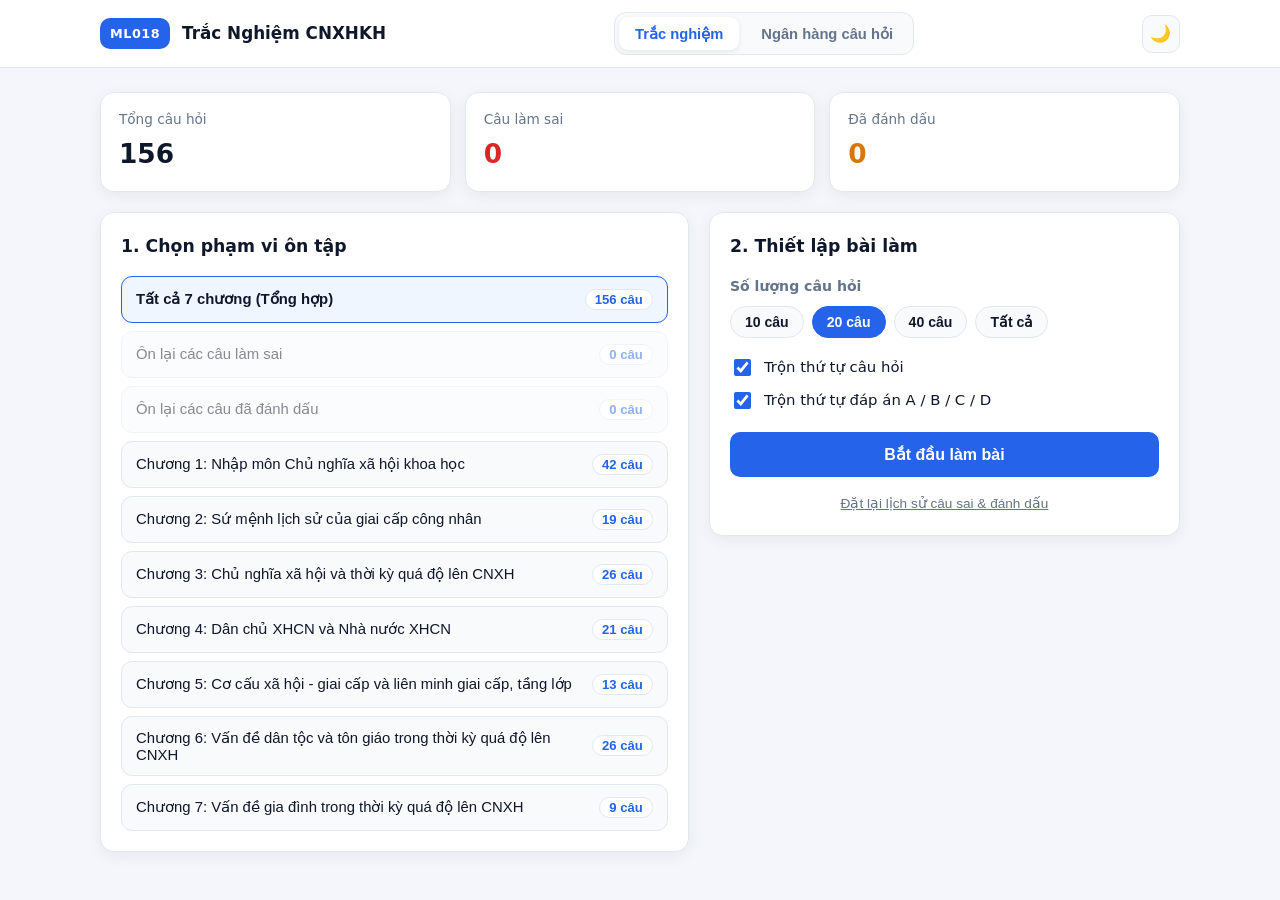
<file: index.html>
<!DOCTYPE html>
<html lang="vi">
<head>
  <meta charset="UTF-8" />
  <meta http-equiv="refresh" content="0; url=quiz-web/" />
  <title>Ôn Tập Trắc Nghiệm CNXHKH</title>
  <script>window.location.replace("quiz-web/");</script>
</head>
<body>
  <p>Đang chuyển hướng đến <a href="quiz-web/">Trắc Nghiệm CNXHKH</a>...</p>
</body>
</html>
</file>
<file: quiz-web/styles.css>
:root {
  --bg: #f4f6fb;
  --surface: #ffffff;
  --surface-2: #f8fafc;
  --border: #e2e8f0;
  --text: #0f172a;
  --muted: #64748b;
  --primary: #2563eb;
  --primary-hover: #1d4ed8;
  --primary-soft: #eff6ff;
  --success: #16a34a;
  --success-soft: #dcfce7;
  --danger: #dc2626;
  --danger-soft: #fee2e2;
  --warn: #d97706;
  --warn-soft: #fef3c7;
  --shadow: 0 4px 16px rgba(15, 23, 42, 0.06);
  --radius: 14px;
}

[data-theme="dark"] {
  --bg: #0b1120;
  --surface: #111827;
  --surface-2: #1e293b;
  --border: #273449;
  --text: #f1f5f9;
  --muted: #94a3b8;
  --primary: #3b82f6;
  --primary-hover: #60a5fa;
  --primary-soft: rgba(59, 130, 246, 0.16);
  --success: #22c55e;
  --success-soft: rgba(34, 197, 94, 0.16);
  --danger: #f87171;
  --danger-soft: rgba(248, 113, 113, 0.16);
  --warn: #fbbf24;
  --warn-soft: rgba(251, 191, 36, 0.16);
  --shadow: 0 6px 20px rgba(0, 0, 0, 0.35);
}

* {
  box-sizing: border-box;
}

body {
  margin: 0;
  font-family: "Segoe UI", system-ui, -apple-system, Roboto, Helvetica, Arial, sans-serif;
  background: var(--bg);
  color: var(--text);
  line-height: 1.55;
  min-height: 100vh;
}

.hidden {
  display: none !important;
}

.muted {
  color: var(--muted);
  font-size: 0.9rem;
}

/* Topbar */
.topbar {
  position: sticky;
  top: 0;
  z-index: 30;
  background: var(--surface);
  border-bottom: 1px solid var(--border);
  backdrop-filter: blur(8px);
}

.topbar-inner {
  max-width: 1120px;
  margin: 0 auto;
  padding: 12px 20px;
  display: flex;
  align-items: center;
  justify-content: space-between;
  gap: 16px;
  flex-wrap: wrap;
}

.brand {
  display: flex;
  align-items: center;
  gap: 12px;
  cursor: pointer;
}

.brand-badge {
  background: var(--primary);
  color: #fff;
  font-weight: 700;
  font-size: 0.8rem;
  padding: 6px 10px;
  border-radius: 10px;
  letter-spacing: 0.5px;
}

.brand-title {
  font-weight: 700;
  font-size: 1.05rem;
}

.brand-sub {
  font-size: 0.8rem;
  color: var(--muted);
}

.nav-tabs {
  display: flex;
  gap: 6px;
  background: var(--surface-2);
  padding: 4px;
  border-radius: 12px;
  border: 1px solid var(--border);
}

.nav-tab {
  border: none;
  background: transparent;
  color: var(--muted);
  padding: 8px 16px;
  border-radius: 9px;
  font-weight: 600;
  font-size: 0.92rem;
  cursor: pointer;
  transition: all 0.15s ease;
}

.nav-tab:hover {
  color: var(--text);
}

.nav-tab.active {
  background: var(--surface);
  color: var(--primary);
  box-shadow: 0 2px 6px rgba(15, 23, 42, 0.08);
}

.icon-btn {
  width: 38px;
  height: 38px;
  border-radius: 10px;
  border: 1px solid var(--border);
  background: var(--surface-2);
  cursor: pointer;
  font-size: 1.05rem;
  display: grid;
  place-items: center;
}

.icon-btn:hover {
  border-color: var(--primary);
}

/* Container & Cards */
.container {
  max-width: 1120px;
  margin: 24px auto 48px;
  padding: 0 20px;
}

.view {
  display: none;
}

.view.active {
  display: block;
}

.card {
  background: var(--surface);
  border: 1px solid var(--border);
  border-radius: var(--radius);
  padding: 20px;
  box-shadow: var(--shadow);
}

.card-title {
  margin: 0 0 16px;
  font-size: 1.08rem;
}

/* Stats */
.stats-grid {
  display: grid;
  grid-template-columns: repeat(3, 1fr);
  gap: 14px;
  margin-bottom: 20px;
}

.stat-card {
  background: var(--surface);
  border: 1px solid var(--border);
  border-radius: var(--radius);
  padding: 16px 18px;
  box-shadow: var(--shadow);
}

.stat-label {
  font-size: 0.85rem;
  color: var(--muted);
}

.stat-value {
  font-size: 1.65rem;
  font-weight: 800;
  margin-top: 4px;
}

.stat-success .stat-value { color: var(--success); }
.stat-danger .stat-value { color: var(--danger); }
.stat-warn .stat-value { color: var(--warn); }

/* Setup */
.setup-grid {
  display: grid;
  grid-template-columns: 1.25fr 1fr;
  gap: 20px;
  align-items: start;
}

.chapter-list {
  display: flex;
  flex-direction: column;
  gap: 8px;
}

.chapter-item {
  display: flex;
  align-items: center;
  justify-content: space-between;
  gap: 12px;
  width: 100%;
  text-align: left;
  padding: 12px 14px;
  border-radius: 11px;
  border: 1.5px solid var(--border);
  background: var(--surface-2);
  color: var(--text);
  cursor: pointer;
  transition: all 0.15s ease;
  font-size: 0.93rem;
}

.chapter-item:hover {
  border-color: var(--primary);
}

.chapter-item.active {
  border-color: var(--primary);
  background: var(--primary-soft);
  font-weight: 600;
}

.chapter-item.disabled {
  opacity: 0.5;
  cursor: not-allowed;
}

.chapter-count {
  font-size: 0.82rem;
  font-weight: 700;
  color: var(--primary);
  background: var(--surface);
  border: 1px solid var(--border);
  padding: 2px 9px;
  border-radius: 999px;
  white-space: nowrap;
}

/* Controls */
.form-group {
  margin-bottom: 18px;
}

.form-label {
  display: block;
  font-size: 0.88rem;
  font-weight: 600;
  color: var(--muted);
  margin-bottom: 8px;
}

.segmented {
  display: grid;
  grid-template-columns: 1fr 1fr;
  gap: 10px;
}

.seg-btn {
  padding: 12px;
  border-radius: 11px;
  border: 1.5px solid var(--border);
  background: var(--surface-2);
  color: var(--text);
  cursor: pointer;
  text-align: left;
  display: flex;
  flex-direction: column;
  gap: 2px;
}

.seg-btn span {
  font-size: 0.8rem;
  color: var(--muted);
}

.seg-btn.active {
  border-color: var(--primary);
  background: var(--primary-soft);
}

.pill-group {
  display: flex;
  flex-wrap: wrap;
  gap: 8px;
}

.pill {
  padding: 7px 14px;
  border-radius: 999px;
  border: 1.5px solid var(--border);
  background: var(--surface-2);
  color: var(--text);
  font-size: 0.88rem;
  font-weight: 600;
  cursor: pointer;
}

.pill.active {
  background: var(--primary);
  border-color: var(--primary);
  color: #fff;
}

.switches {
  display: flex;
  flex-direction: column;
  gap: 10px;
}

.switch-row {
  display: flex;
  align-items: center;
  gap: 10px;
  cursor: pointer;
  font-size: 0.93rem;
}

.switch-row input {
  width: 17px;
  height: 17px;
  accent-color: var(--primary);
}

.setup-actions {
  display: flex;
  flex-direction: column;
  gap: 10px;
  margin-top: 20px;
}

.reset-row {
  margin-top: 14px;
  text-align: center;
}

.link-btn {
  background: none;
  border: none;
  color: var(--muted);
  font-size: 0.85rem;
  cursor: pointer;
  text-decoration: underline;
}

.link-btn:hover {
  color: var(--danger);
}

/* Buttons */
.btn {
  border: none;
  border-radius: 10px;
  padding: 10px 18px;
  font-weight: 600;
  font-size: 0.94rem;
  cursor: pointer;
  transition: all 0.15s ease;
  display: inline-flex;
  align-items: center;
  justify-content: center;
  gap: 6px;
}

.btn-lg {
  padding: 13px 20px;
  font-size: 1rem;
}

.btn-sm {
  padding: 7px 13px;
  font-size: 0.86rem;
}

.btn-primary {
  background: var(--primary);
  color: #fff;
}

.btn-primary:hover {
  background: var(--primary-hover);
}

.btn-outline {
  background: transparent;
  color: var(--text);
  border: 1.5px solid var(--border);
}

.btn-outline:hover {
  border-color: var(--primary);
  color: var(--primary);
}

.btn-ghost {
  background: var(--surface-2);
  color: var(--text);
  border: 1px solid var(--border);
}

.btn-ghost:hover {
  border-color: var(--primary);
}

.btn-success-soft {
  background: var(--success-soft);
  color: var(--success);
}

.btn-danger-soft {
  background: var(--danger-soft);
  color: var(--danger);
}

/* Badges */
.badge {
  display: inline-flex;
  align-items: center;
  padding: 4px 10px;
  border-radius: 999px;
  font-size: 0.82rem;
  font-weight: 700;
  background: var(--primary-soft);
  color: var(--primary);
}

.badge-success { background: var(--success-soft); color: var(--success); }
.badge-danger { background: var(--danger-soft); color: var(--danger); }
.badge-neutral { background: var(--surface-2); color: var(--muted); border: 1px solid var(--border); }

.chapter-tag {
  font-size: 0.82rem;
  font-weight: 700;
  color: var(--primary);
  background: var(--primary-soft);
  padding: 4px 10px;
  border-radius: 8px;
}

/* Active Quiz */
.quiz-header {
  display: flex;
  align-items: center;
  justify-content: space-between;
  gap: 12px;
  padding: 14px 18px;
  margin-bottom: 12px;
  flex-wrap: wrap;
}

.quiz-meta, .quiz-right {
  display: flex;
  align-items: center;
  gap: 12px;
}

.quiz-counter {
  font-weight: 700;
}

.timer {
  font-variant-numeric: tabular-nums;
  font-weight: 800;
  font-size: 1rem;
  padding: 5px 12px;
  border-radius: 8px;
  background: var(--warn-soft);
  color: var(--warn);
}

.progress-bar-wrap {
  height: 7px;
  background: var(--border);
  border-radius: 999px;
  overflow: hidden;
  margin-bottom: 18px;
}

.progress-bar-fill {
  height: 100%;
  background: var(--primary);
  width: 0%;
  transition: width 0.25s ease;
}

.quiz-layout {
  display: grid;
  grid-template-columns: 1fr 270px;
  gap: 18px;
  align-items: start;
}

.q-top {
  display: flex;
  align-items: center;
  justify-content: space-between;
  margin-bottom: 14px;
}

.bookmark-btn {
  border: 1px solid var(--border);
  background: var(--surface-2);
  color: var(--muted);
  border-radius: 8px;
  padding: 5px 10px;
  font-size: 0.84rem;
  font-weight: 600;
  cursor: pointer;
}

.bookmark-btn.active {
  border-color: var(--warn);
  background: var(--warn-soft);
  color: var(--warn);
}

.q-text {
  font-size: 1.15rem;
  line-height: 1.55;
  margin: 0 0 18px;
}

.options-list {
  display: flex;
  flex-direction: column;
  gap: 10px;
}

.option-btn {
  display: flex;
  align-items: flex-start;
  gap: 12px;
  width: 100%;
  text-align: left;
  padding: 13px 15px;
  border-radius: 12px;
  border: 1.5px solid var(--border);
  background: var(--surface-2);
  color: var(--text);
  font-size: 0.97rem;
  line-height: 1.45;
  cursor: pointer;
  transition: all 0.14s ease;
}

.option-btn:hover:not(:disabled) {
  border-color: var(--primary);
  background: var(--primary-soft);
}

.option-key {
  flex: 0 0 28px;
  height: 28px;
  border-radius: 8px;
  background: var(--surface);
  border: 1px solid var(--border);
  display: grid;
  place-items: center;
  font-weight: 700;
  font-size: 0.85rem;
}

.option-btn.selected {
  border-color: var(--primary);
  background: var(--primary-soft);
}

.option-btn.selected .option-key {
  background: var(--primary);
  color: #fff;
  border-color: var(--primary);
}

.option-btn.correct {
  border-color: var(--success);
  background: var(--success-soft);
}

.option-btn.correct .option-key {
  background: var(--success);
  color: #fff;
  border-color: var(--success);
}

.option-btn.wrong {
  border-color: var(--danger);
  background: var(--danger-soft);
}

.option-btn.wrong .option-key {
  background: var(--danger);
  color: #fff;
  border-color: var(--danger);
}

.q-feedback {
  margin-top: 16px;
  padding: 12px 14px;
  border-radius: 10px;
  font-size: 0.92rem;
  font-weight: 600;
}

.q-feedback.ok {
  background: var(--success-soft);
  color: var(--success);
}

.q-feedback.err {
  background: var(--danger-soft);
  color: var(--danger);
}

.q-nav {
  display: flex;
  align-items: center;
  justify-content: space-between;
  gap: 10px;
  margin-top: 22px;
  padding-top: 16px;
  border-top: 1px solid var(--border);
}

.kbd-hint {
  font-size: 0.8rem;
  color: var(--muted);
  text-align: center;
}

/* Navigator */
.nav-head {
  display: flex;
  justify-content: space-between;
  align-items: center;
  margin-bottom: 12px;
  font-size: 0.92rem;
}

.nav-grid {
  display: grid;
  grid-template-columns: repeat(5, 1fr);
  gap: 7px;
  max-height: 360px;
  overflow-y: auto;
  padding-right: 2px;
}

.nav-cell {
  height: 36px;
  border-radius: 8px;
  border: 1.5px solid var(--border);
  background: var(--surface-2);
  color: var(--text);
  font-weight: 700;
  font-size: 0.84rem;
  cursor: pointer;
  position: relative;
}

.nav-cell.current {
  border-color: var(--primary);
  box-shadow: 0 0 0 2px var(--primary-soft);
}

.nav-cell.answered {
  background: var(--primary-soft);
  border-color: var(--primary);
  color: var(--primary);
}

.nav-cell.correct {
  background: var(--success-soft);
  border-color: var(--success);
  color: var(--success);
}

.nav-cell.wrong {
  background: var(--danger-soft);
  border-color: var(--danger);
  color: var(--danger);
}

.nav-cell.bookmarked::after {
  content: "";
  position: absolute;
  top: 3px;
  right: 3px;
  width: 6px;
  height: 6px;
  border-radius: 50%;
  background: var(--warn);
}

.nav-legend {
  display: flex;
  flex-wrap: wrap;
  gap: 10px;
  margin-top: 14px;
  font-size: 0.78rem;
  color: var(--muted);
}

.dot {
  display: inline-block;
  width: 9px;
  height: 9px;
  border-radius: 50%;
  margin-right: 4px;
}

.dot-current { background: var(--primary); }
.dot-answered { background: #93c5fd; }
.dot-correct { background: var(--success); }
.dot-wrong { background: var(--danger); }

/* Result */
.result-hero {
  display: flex;
  align-items: center;
  gap: 28px;
  margin-bottom: 20px;
  flex-wrap: wrap;
}

.score-ring {
  width: 130px;
  height: 130px;
  border-radius: 50%;
  background: var(--primary-soft);
  border: 5px solid var(--primary);
  display: flex;
  flex-direction: column;
  align-items: center;
  justify-content: center;
  flex-shrink: 0;
}

.score-big {
  font-size: 2.2rem;
  font-weight: 800;
  color: var(--primary);
  line-height: 1.1;
}

.score-sub {
  font-size: 0.75rem;
  color: var(--muted);
}

.result-info h2 {
  margin: 0 0 6px;
}

.result-badges {
  display: flex;
  flex-wrap: wrap;
  gap: 8px;
  margin: 12px 0 16px;
}

.result-actions {
  display: flex;
  flex-wrap: wrap;
  gap: 10px;
}

.review-header {
  display: flex;
  align-items: center;
  justify-content: space-between;
  gap: 12px;
  flex-wrap: wrap;
  margin-bottom: 16px;
}

.review-list {
  display: flex;
  flex-direction: column;
  gap: 14px;
}

.review-item {
  border: 1px solid var(--border);
  border-radius: 12px;
  padding: 15px;
  background: var(--surface-2);
}

.review-q {
  font-weight: 700;
  margin: 6px 0 10px;
}

.review-ans {
  font-size: 0.92rem;
  display: flex;
  flex-direction: column;
  gap: 4px;
}

.ans-ok { color: var(--success); font-weight: 600; }
.ans-err { color: var(--danger); font-weight: 600; }

/* Flashcard */
.fc-toolbar {
  display: flex;
  align-items: center;
  justify-content: space-between;
  gap: 12px;
  flex-wrap: wrap;
  margin-bottom: 22px;
}

.fc-filters, .fc-actions-top {
  display: flex;
  align-items: center;
  gap: 10px;
  flex-wrap: wrap;
}

.select, .search-input {
  padding: 9px 12px;
  border-radius: 10px;
  border: 1.5px solid var(--border);
  background: var(--surface-2);
  color: var(--text);
  font-size: 0.92rem;
}

.search-input {
  flex: 1;
  min-width: 220px;
}

.fc-stage {
  max-width: 760px;
  margin: 0 auto;
}

.flashcard {
  perspective: 1200px;
  cursor: pointer;
  height: 320px;
  outline: none;
}

.flashcard-inner {
  position: relative;
  width: 100%;
  height: 100%;
  transition: transform 0.5s cubic-bezier(0.22, 1, 0.36, 1);
  transform-style: preserve-3d;
}

.flashcard.flipped .flashcard-inner {
  transform: rotateY(180deg);
}

.flashcard-face {
  position: absolute;
  inset: 0;
  backface-visibility: hidden;
  background: var(--surface);
  border: 1.5px solid var(--border);
  border-radius: 18px;
  box-shadow: var(--shadow);
  padding: 24px 28px;
  display: flex;
  flex-direction: column;
}

.flashcard-back {
  transform: rotateY(180deg);
  border-color: var(--success);
}

.fc-face-top {
  display: flex;
  justify-content: space-between;
  align-items: center;
  gap: 10px;
}

.fc-hint {
  font-size: 0.8rem;
  color: var(--muted);
}

.fc-content {
  flex: 1;
  display: flex;
  align-items: center;
  justify-content: center;
  text-align: center;
  font-size: 1.2rem;
  font-weight: 600;
  line-height: 1.55;
  padding: 12px 0;
  overflow-y: auto;
}

.fc-answer {
  color: var(--success);
  font-size: 1.15rem;
}

.fc-controls {
  display: flex;
  align-items: center;
  justify-content: space-between;
  gap: 12px;
  margin-top: 20px;
  flex-wrap: wrap;
}

.fc-mark-group {
  display: flex;
  gap: 8px;
  flex-wrap: wrap;
}

.empty-state {
  text-align: center;
  padding: 40px 20px;
  color: var(--muted);
}

/* Bank */
.bank-toolbar {
  display: flex;
  align-items: center;
  gap: 12px;
  flex-wrap: wrap;
  margin-bottom: 12px;
}

.bank-count {
  margin-bottom: 12px;
}

.bank-list {
  display: flex;
  flex-direction: column;
  gap: 12px;
}

.bank-item {
  background: var(--surface);
  border: 1px solid var(--border);
  border-radius: 12px;
  padding: 16px 18px;
  box-shadow: var(--shadow);
}

.bank-q {
  font-weight: 700;
  margin: 8px 0 8px;
  font-size: 1rem;
}

.bank-a {
  padding: 10px 12px;
  border-radius: 9px;
  background: var(--success-soft);
  color: var(--success);
  font-weight: 600;
  font-size: 0.94rem;
}

@media (max-width: 860px) {
  .stats-grid { grid-template-columns: repeat(2, 1fr); }
  .setup-grid { grid-template-columns: 1fr; }
  .quiz-layout { grid-template-columns: 1fr; }
  .kbd-hint { display: none; }
}

@media (max-width: 540px) {
  .topbar-inner { justify-content: center; }
  .flashcard { height: 340px; }
  .fc-controls { justify-content: center; }
}
</file>
